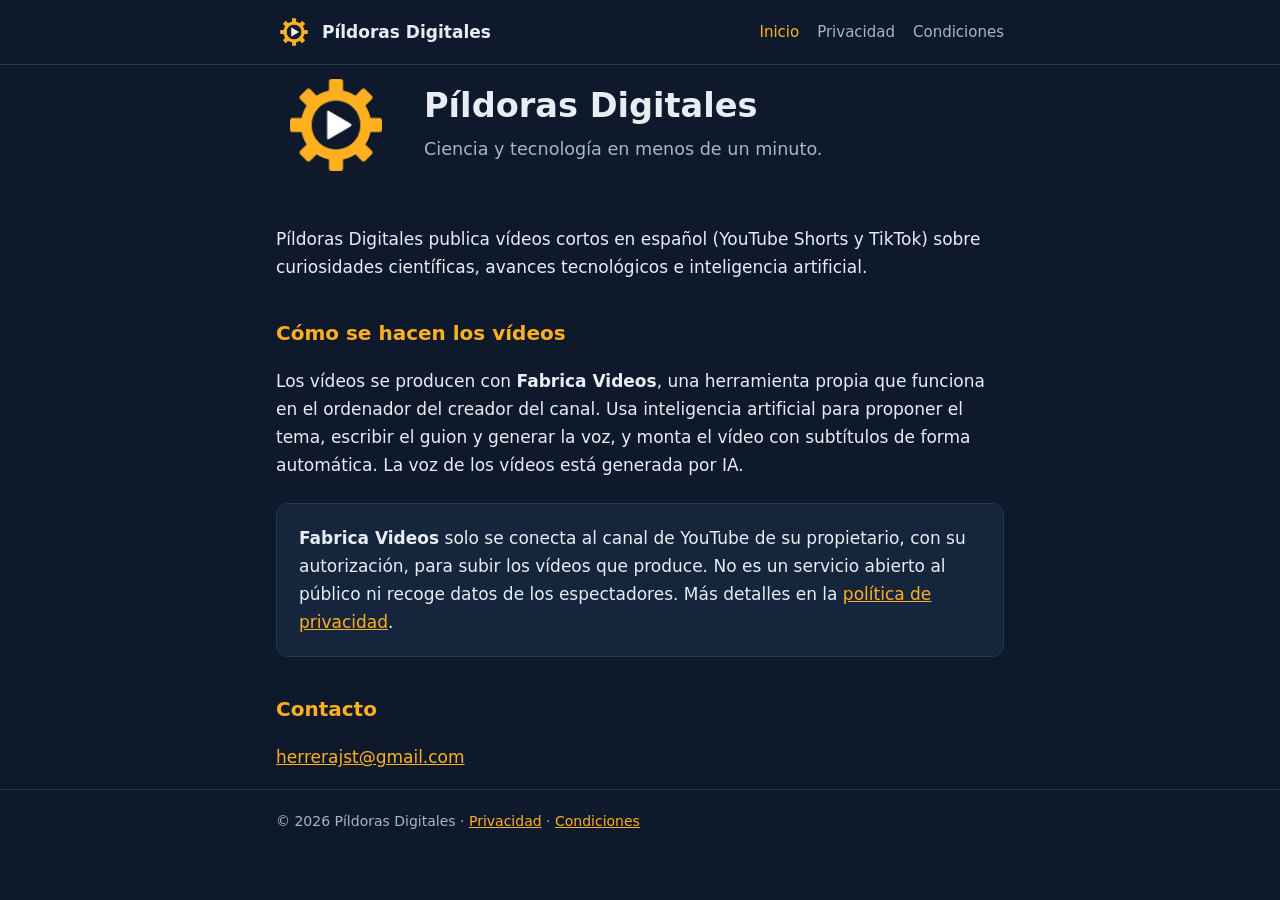
<file: index.html>
<!doctype html>
<html lang="es">
<head>
  <meta charset="utf-8">
  <meta name="viewport" content="width=device-width, initial-scale=1">
  <title>Píldoras Digitales</title>
  <meta name="description" content="Píldoras Digitales: vídeos cortos de ciencia y tecnología en español.">
  <link rel="icon" href="logo.png">
  <link rel="stylesheet" href="estilos.css">
</head>
<body>
  <header>
    <div class="contenedor">
      <a class="marca" href="./"><img src="logo.png" alt="">Píldoras Digitales</a>
      <nav>
        <a href="./" aria-current="page">Inicio</a>
        <a href="privacidad.html">Privacidad</a>
        <a href="condiciones.html">Condiciones</a>
      </nav>
    </div>
  </header>

  <main class="contenedor">
    <section class="portada">
      <img src="logo.png" alt="Logotipo de Píldoras Digitales">
      <div>
        <h1>Píldoras Digitales</h1>
        <p class="lema">Ciencia y tecnología en menos de un minuto.</p>
      </div>
    </section>

    <p>Píldoras Digitales publica vídeos cortos en español (YouTube Shorts y TikTok) sobre curiosidades científicas, avances tecnológicos e inteligencia artificial.</p>

    <h2>Cómo se hacen los vídeos</h2>
    <p>Los vídeos se producen con <strong>Fabrica Videos</strong>, una herramienta propia que funciona en el ordenador del creador del canal. Usa inteligencia artificial para proponer el tema, escribir el guion y generar la voz, y monta el vídeo con subtítulos de forma automática. La voz de los vídeos está generada por IA.</p>

    <div class="tarjeta">
      <p style="margin:0"><strong>Fabrica Videos</strong> solo se conecta al canal de YouTube de su propietario, con su autorización, para subir los vídeos que produce. No es un servicio abierto al público ni recoge datos de los espectadores. Más detalles en la <a href="privacidad.html">política de privacidad</a>.</p>
    </div>

    <h2>Contacto</h2>
    <p><a href="mailto:herrerajst@gmail.com">herrerajst@gmail.com</a></p>
  </main>

  <footer>
    <div class="contenedor">© 2026 Píldoras Digitales · <a href="privacidad.html">Privacidad</a> · <a href="condiciones.html">Condiciones</a></div>
  </footer>
</body>
</html>
</file>
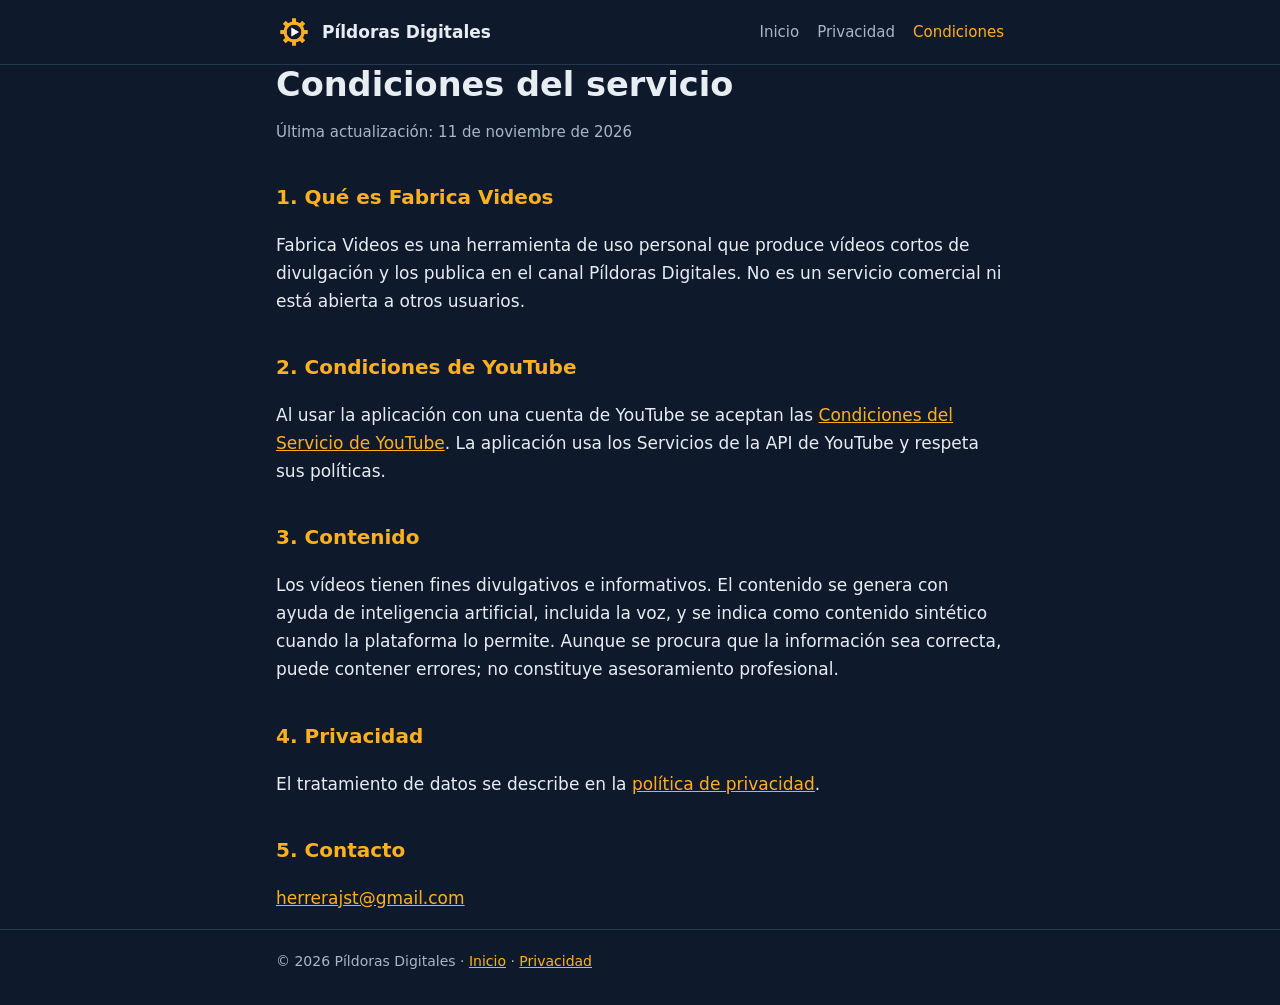
<file: condiciones.html>
<!doctype html>
<html lang="es">
<head>
  <meta charset="utf-8">
  <meta name="viewport" content="width=device-width, initial-scale=1">
  <title>Condiciones del servicio · Píldoras Digitales</title>
  <meta name="description" content="Condiciones del servicio de Fabrica Videos y Píldoras Digitales.">
  <link rel="icon" href="logo.png">
  <link rel="stylesheet" href="estilos.css">
</head>
<body>
  <header>
    <div class="contenedor">
      <a class="marca" href="./"><img src="logo.png" alt="">Píldoras Digitales</a>
      <nav>
        <a href="./">Inicio</a>
        <a href="privacidad.html">Privacidad</a>
        <a href="condiciones.html" aria-current="page">Condiciones</a>
      </nav>
    </div>
  </header>

  <main class="contenedor">
    <h1>Condiciones del servicio</h1>
    <p class="actualizado">Última actualización: 11 de noviembre de 2026</p>

    <h2>1. Qué es Fabrica Videos</h2>
    <p>Fabrica Videos es una herramienta de uso personal que produce vídeos cortos de divulgación y los publica en el canal Píldoras Digitales. No es un servicio comercial ni está abierta a otros usuarios.</p>

    <h2>2. Condiciones de YouTube</h2>
    <p>Al usar la aplicación con una cuenta de YouTube se aceptan las <a href="https://www.youtube.com/t/terms" rel="noopener">Condiciones del Servicio de YouTube</a>. La aplicación usa los Servicios de la API de YouTube y respeta sus políticas.</p>

    <h2>3. Contenido</h2>
    <p>Los vídeos tienen fines divulgativos e informativos. El contenido se genera con ayuda de inteligencia artificial, incluida la voz, y se indica como contenido sintético cuando la plataforma lo permite. Aunque se procura que la información sea correcta, puede contener errores; no constituye asesoramiento profesional.</p>

    <h2>4. Privacidad</h2>
    <p>El tratamiento de datos se describe en la <a href="privacidad.html">política de privacidad</a>.</p>

    <h2>5. Contacto</h2>
    <p><a href="mailto:herrerajst@gmail.com">herrerajst@gmail.com</a></p>
  </main>

  <footer>
    <div class="contenedor">© 2026 Píldoras Digitales · <a href="./">Inicio</a> · <a href="privacidad.html">Privacidad</a></div>
  </footer>
</body>
</html>
</file>
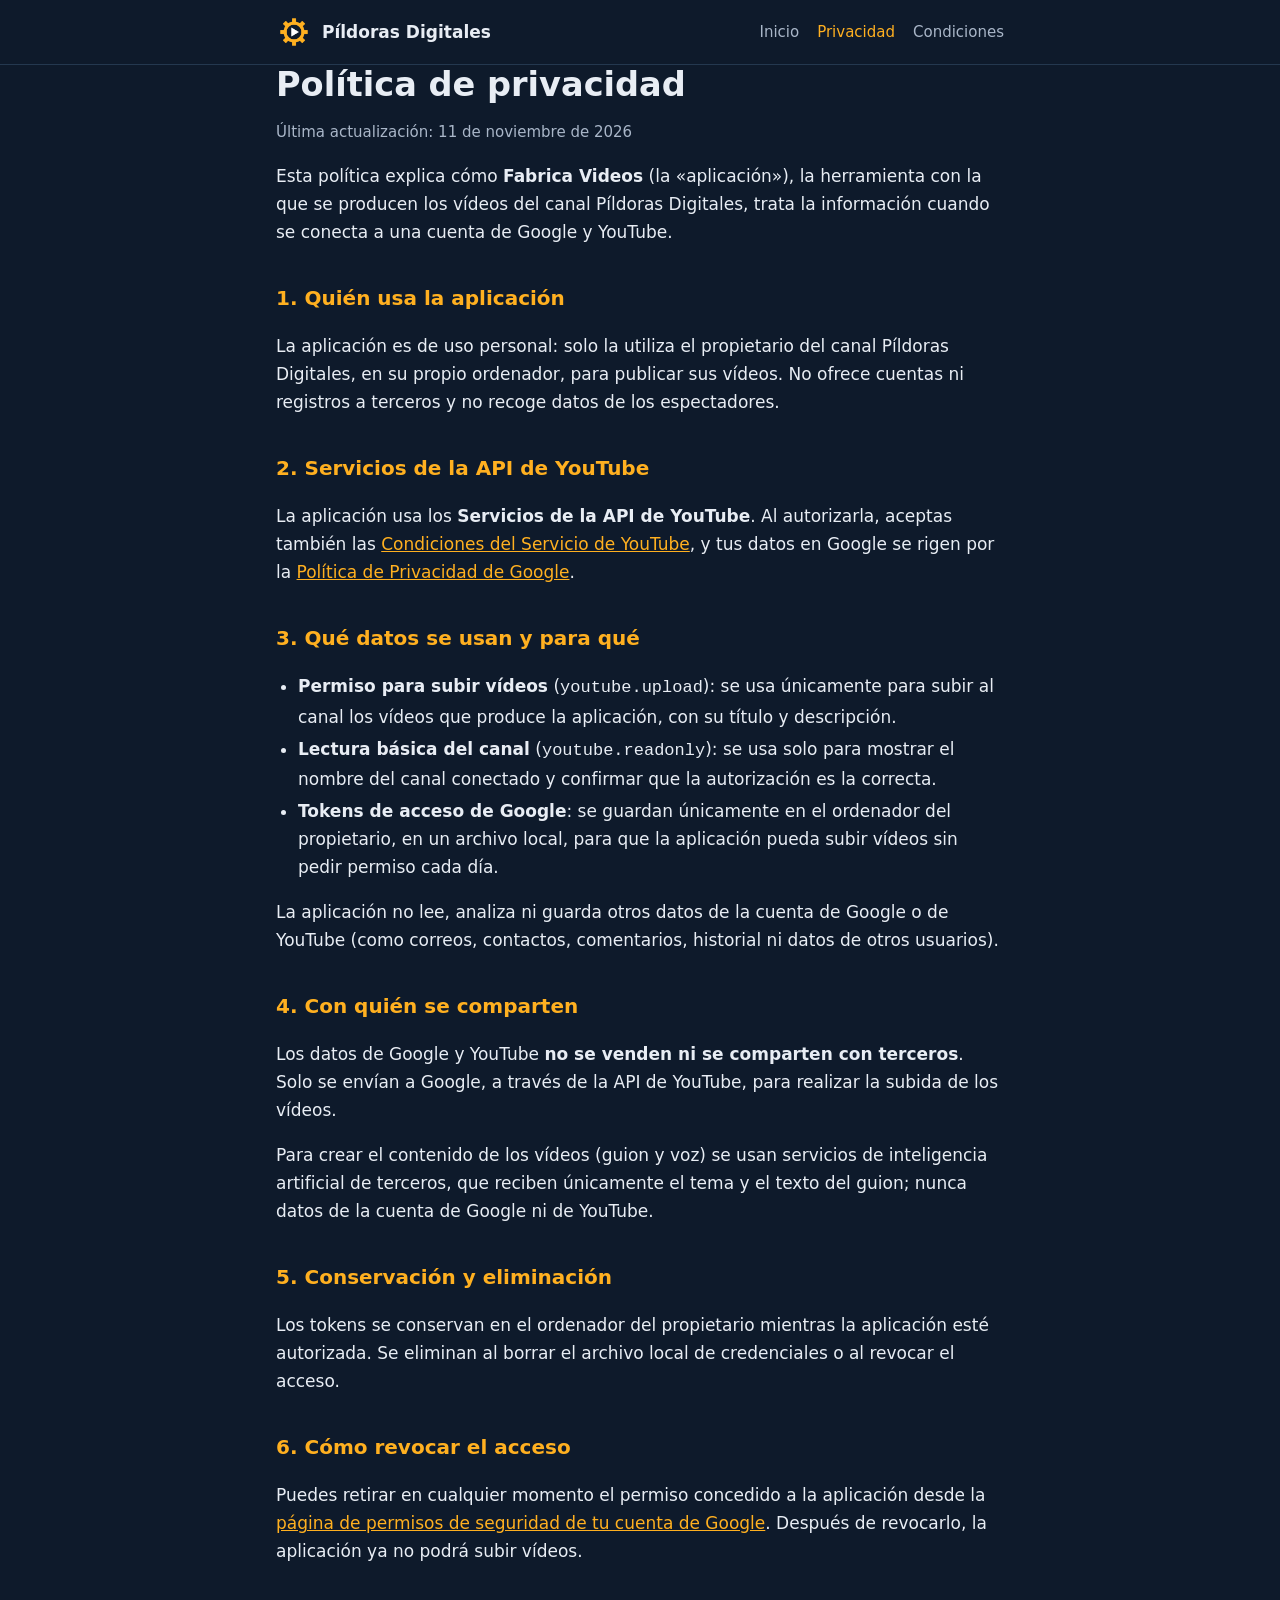
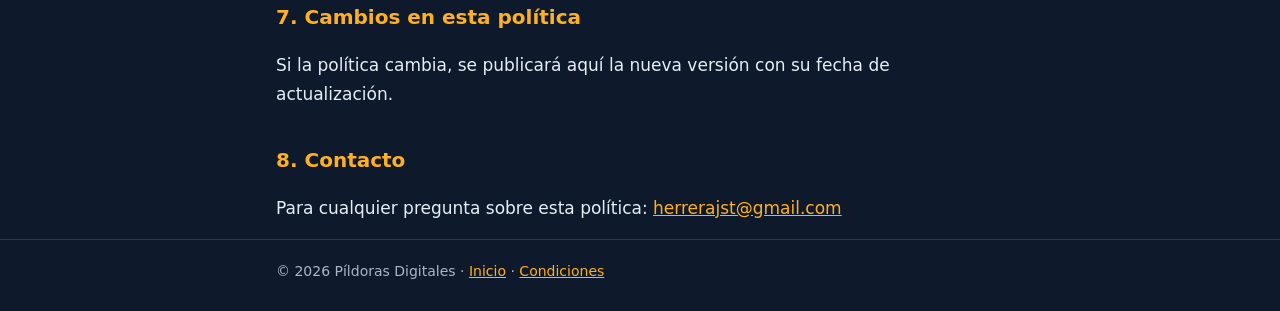
<file: privacidad.html>
<!doctype html>
<html lang="es">
<head>
  <meta charset="utf-8">
  <meta name="viewport" content="width=device-width, initial-scale=1">
  <title>Política de privacidad · Píldoras Digitales</title>
  <meta name="description" content="Política de privacidad de Fabrica Videos y Píldoras Digitales.">
  <link rel="icon" href="logo.png">
  <link rel="stylesheet" href="estilos.css">
</head>
<body>
  <header>
    <div class="contenedor">
      <a class="marca" href="./"><img src="logo.png" alt="">Píldoras Digitales</a>
      <nav>
        <a href="./">Inicio</a>
        <a href="privacidad.html" aria-current="page">Privacidad</a>
        <a href="condiciones.html">Condiciones</a>
      </nav>
    </div>
  </header>

  <main class="contenedor">
    <h1>Política de privacidad</h1>
    <p class="actualizado">Última actualización: 11 de noviembre de 2026</p>

    <p>Esta política explica cómo <strong>Fabrica Videos</strong> (la «aplicación»), la herramienta con la que se producen los vídeos del canal Píldoras Digitales, trata la información cuando se conecta a una cuenta de Google y YouTube.</p>

    <h2>1. Quién usa la aplicación</h2>
    <p>La aplicación es de uso personal: solo la utiliza el propietario del canal Píldoras Digitales, en su propio ordenador, para publicar sus vídeos. No ofrece cuentas ni registros a terceros y no recoge datos de los espectadores.</p>

    <h2>2. Servicios de la API de YouTube</h2>
    <p>La aplicación usa los <strong>Servicios de la API de YouTube</strong>. Al autorizarla, aceptas también las <a href="https://www.youtube.com/t/terms" rel="noopener">Condiciones del Servicio de YouTube</a>, y tus datos en Google se rigen por la <a href="https://policies.google.com/privacy" rel="noopener">Política de Privacidad de Google</a>.</p>

    <h2>3. Qué datos se usan y para qué</h2>
    <ul>
      <li><strong>Permiso para subir vídeos</strong> (<code>youtube.upload</code>): se usa únicamente para subir al canal los vídeos que produce la aplicación, con su título y descripción.</li>
      <li><strong>Lectura básica del canal</strong> (<code>youtube.readonly</code>): se usa solo para mostrar el nombre del canal conectado y confirmar que la autorización es la correcta.</li>
      <li><strong>Tokens de acceso de Google</strong>: se guardan únicamente en el ordenador del propietario, en un archivo local, para que la aplicación pueda subir vídeos sin pedir permiso cada día.</li>
    </ul>
    <p>La aplicación no lee, analiza ni guarda otros datos de la cuenta de Google o de YouTube (como correos, contactos, comentarios, historial ni datos de otros usuarios).</p>

    <h2>4. Con quién se comparten</h2>
    <p>Los datos de Google y YouTube <strong>no se venden ni se comparten con terceros</strong>. Solo se envían a Google, a través de la API de YouTube, para realizar la subida de los vídeos.</p>
    <p>Para crear el contenido de los vídeos (guion y voz) se usan servicios de inteligencia artificial de terceros, que reciben únicamente el tema y el texto del guion; nunca datos de la cuenta de Google ni de YouTube.</p>

    <h2>5. Conservación y eliminación</h2>
    <p>Los tokens se conservan en el ordenador del propietario mientras la aplicación esté autorizada. Se eliminan al borrar el archivo local de credenciales o al revocar el acceso.</p>

    <h2>6. Cómo revocar el acceso</h2>
    <p>Puedes retirar en cualquier momento el permiso concedido a la aplicación desde la <a href="https://security.google.com/settings/security/permissions" rel="noopener">página de permisos de seguridad de tu cuenta de Google</a>. Después de revocarlo, la aplicación ya no podrá subir vídeos.</p>

    <h2>7. Cambios en esta política</h2>
    <p>Si la política cambia, se publicará aquí la nueva versión con su fecha de actualización.</p>

    <h2>8. Contacto</h2>
    <p>Para cualquier pregunta sobre esta política: <a href="mailto:herrerajst@gmail.com">herrerajst@gmail.com</a></p>
  </main>

  <footer>
    <div class="contenedor">© 2026 Píldoras Digitales · <a href="./">Inicio</a> · <a href="condiciones.html">Condiciones</a></div>
  </footer>
</body>
</html>
</file>
<file: estilos.css>
:root {
  --fondo: #0E1A2B;
  --superficie: #15253B;
  --texto: #E8EDF4;
  --texto-suave: #A9B6C8;
  --acento: #FFB020;
  --borde: #24384F;
}

* { box-sizing: border-box; }

html { -webkit-text-size-adjust: 100%; }

body {
  margin: 0;
  background: var(--fondo);
  color: var(--texto);
  font-family: system-ui, -apple-system, "Segoe UI", Roboto, sans-serif;
  font-size: 17px;
  line-height: 1.65;
}

a { color: var(--acento); }
a:hover { text-decoration-thickness: 2px; }

.contenedor {
  max-width: 760px;
  margin: 0 auto;
  padding: 0 16px;
}

header {
  border-bottom: 1px solid var(--borde);
}

header .contenedor {
  display: flex;
  align-items: center;
  justify-content: space-between;
  gap: 16px;
  padding-top: 14px;
  padding-bottom: 14px;
  flex-wrap: wrap;
}

.marca {
  display: flex;
  align-items: center;
  gap: 10px;
  color: var(--texto);
  text-decoration: none;
  font-weight: 700;
}

.marca img { width: 36px; height: 36px; border-radius: 8px; }

nav { display: flex; gap: 18px; flex-wrap: wrap; font-size: 15px; }
nav a { color: var(--texto-suave); text-decoration: none; }
nav a:hover, nav a[aria-current="page"] { color: var(--acento); }

main { padding: 48px 0 64px; }

.portada {
  display: grid;
  grid-template-columns: 120px 1fr;
  gap: 28px;
  align-items: center;
  margin-bottom: 40px;
}

.portada img { width: 120px; height: 120px; border-radius: 24px; }

h1 { font-size: 2.1rem; line-height: 1.2; margin: 0 0 8px; }
h2 { font-size: 1.25rem; margin: 36px 0 8px; color: var(--acento); }

.lema { color: var(--texto-suave); margin: 0; font-size: 1.1rem; }

.tarjeta {
  background: var(--superficie);
  border: 1px solid var(--borde);
  border-radius: 12px;
  padding: 20px 22px;
  margin: 24px 0;
}

.actualizado { color: var(--texto-suave); font-size: 15px; }

ul { padding-left: 22px; }
li { margin: 4px 0; }

footer {
  border-top: 1px solid var(--borde);
  color: var(--texto-suave);
  font-size: 14px;
  padding: 20px 0 32px;
}

@media (max-width: 560px) {
  .portada { grid-template-columns: 1fr; gap: 16px; }
  .portada img { width: 88px; height: 88px; border-radius: 18px; }
  h1 { font-size: 1.7rem; }
  main { padding: 32px 0 48px; }
}
</file>
